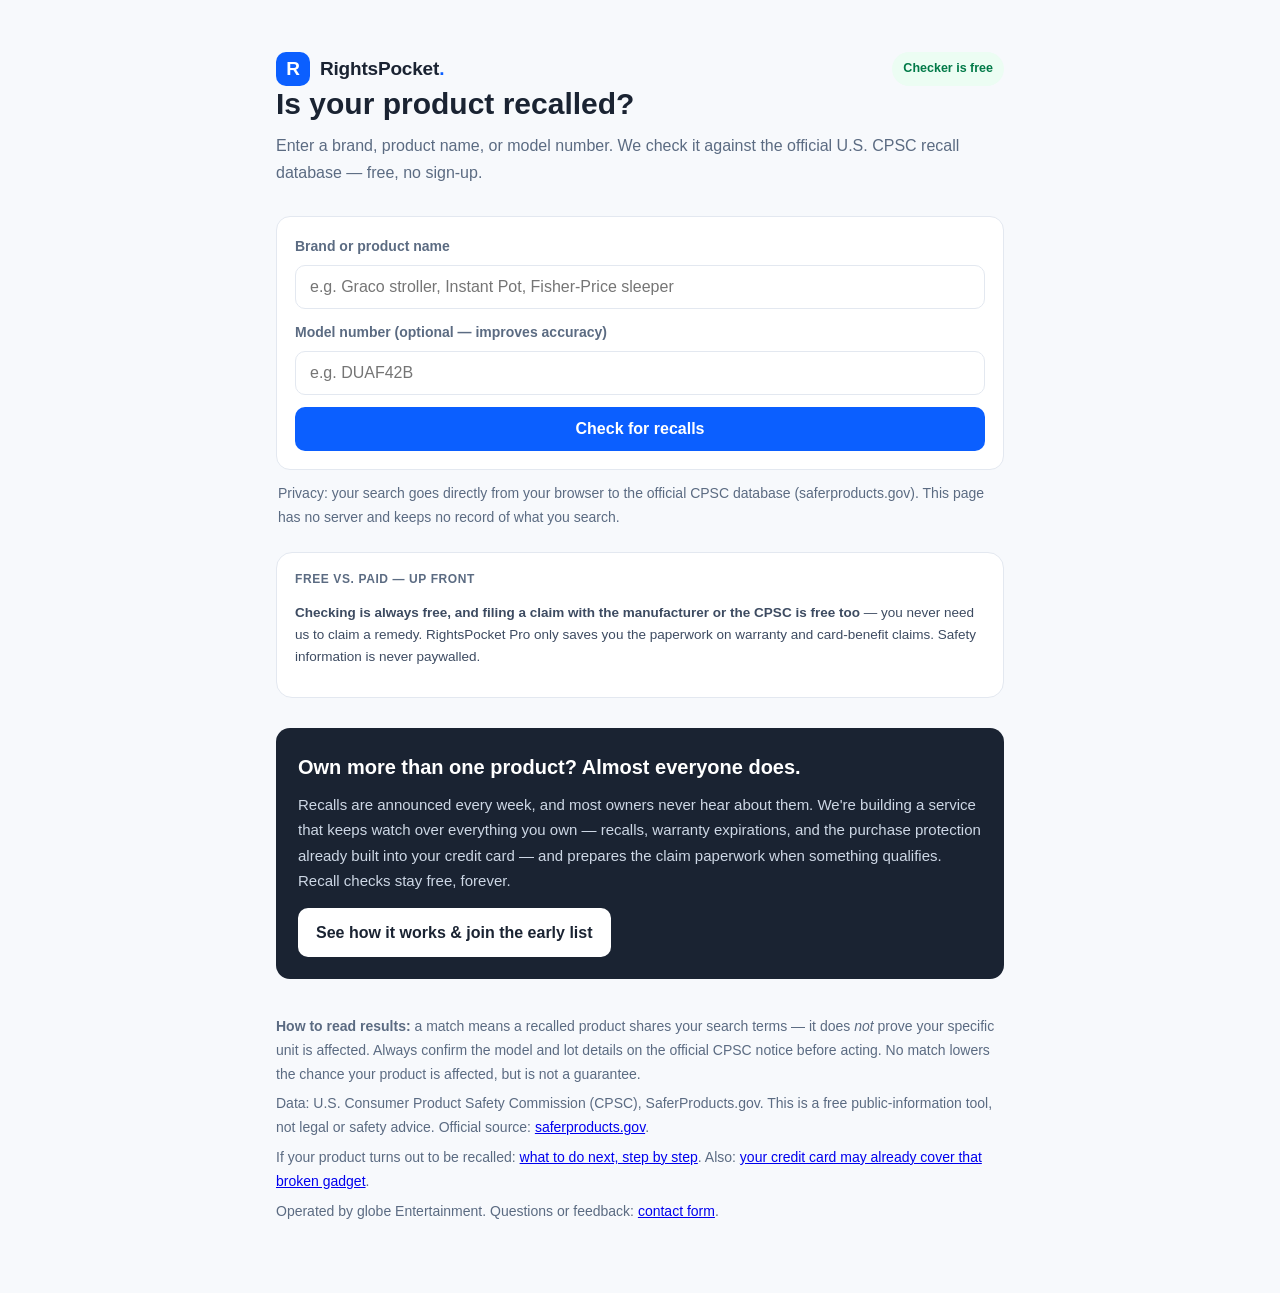
<file: index.html>
<!DOCTYPE html>
<html lang="en">
<head>
<meta charset="UTF-8">
<meta name="viewport" content="width=device-width, initial-scale=1.0">
<title>Is your product recalled? — Free CPSC recall checker</title>
<meta name="description" content="Free tool: check whether a product you own is under a U.S. CPSC recall. Searches the official CPSC recall database. Your searches are not stored.">
<link rel="stylesheet" href="/styles.css">
<link rel="icon" href="data:image/svg+xml,%3Csvg xmlns='http://www.w3.org/2000/svg' viewBox='0 0 64 64'%3E%3Crect width='64' height='64' rx='14' fill='%230b5fff'/%3E%3Ctext x='32' y='43' font-size='34' font-family='Arial' font-weight='bold' fill='white' text-anchor='middle'%3ER%3C/text%3E%3C/svg%3E">
<meta property="og:type" content="website">
<meta property="og:title" content="Is your product recalled? — Free CPSC recall checker">
<meta property="og:description" content="Free tool: check whether a product you own is under a U.S. CPSC recall. Searches the official CPSC recall database. Your searches are not stored.">
<meta property="og:image" content="https://rightspocket.globe-ent.com/og.png">
<meta name="twitter:card" content="summary_large_image">
<meta property="og:url" content="https://rightspocket.globe-ent.com/">
<link rel="canonical" href="https://rightspocket.globe-ent.com/">
<script type="application/ld+json">
{"@context":"https://schema.org","@type":"WebApplication","name":"RightsPocket Recall Checker","url":"https://rightspocket.globe-ent.com/","applicationCategory":"UtilitiesApplication","operatingSystem":"Web","offers":{"@type":"Offer","price":"0","priceCurrency":"USD"},"provider":{"@type":"Organization","name":"globe Entertainment"},"description":"Free tool: check whether a product you own is under a U.S. CPSC recall. Searches the official CPSC recall database. Your searches are not stored."}
</script>
</head>
<body class="page-checker">
<div class="wrap">
  <header>
    <div class="topbar"><span class="mark">R</span><span class="brandline">RightsPocket<span>.</span></span><span class="freepill">Checker is free</span></div>
    <h1>Is your product recalled?</h1>
    <p class="sub">Enter a brand, product name, or model number. We check it against the official U.S. CPSC recall database — free, no sign-up.</p>
  </header>

  <form class="search" id="searchForm">
    <div>
      <label for="q">Brand or product name</label>
      <input type="text" id="q" placeholder="e.g. Graco stroller, Instant Pot, Fisher-Price sleeper" autocomplete="off" required>
    </div>
    <div>
      <label for="model">Model number (optional — improves accuracy)</label>
      <input type="text" id="model" placeholder="e.g. DUAF42B" autocomplete="off">
    </div>
    <button type="submit" id="go">Check for recalls</button>
  </form>
  <p class="privacy">Privacy: your search goes directly from your browser to the official CPSC database (saferproducts.gov). This page has no server and keeps no record of what you search.</p>

  <div class="status" id="status" role="status" aria-live="polite"></div>
  <div id="results"></div>

  <div class="freepaid">
    <div class="freepaid-t">Free vs. paid — up front</div>
    <p><b>Checking is always free, and filing a claim with the manufacturer or the CPSC is free too</b> — you never need us to claim a remedy. RightsPocket Pro only saves you the paperwork on warranty and card-benefit claims. Safety information is never paywalled.</p>
  </div>

  <div class="cta">
    <h2>Own more than one product? Almost everyone does.</h2>
    <p>Recalls are announced every week, and most owners never hear about them. We're building a service that keeps watch over everything you own — recalls, warranty expirations, and the purchase protection already built into your credit card — and prepares the claim paperwork when something qualifies. Recall checks stay free, forever.</p>
    <a href="landing.html">See how it works &amp; join the early list</a>
  </div>

  <footer>
    <p><b>How to read results:</b> a match means a recalled product shares your search terms — it does <i>not</i> prove your specific unit is affected. Always confirm the model and lot details on the official CPSC notice before acting. No match lowers the chance your product is affected, but is not a guarantee.</p>
    <p>Data: U.S. Consumer Product Safety Commission (CPSC), SaferProducts.gov. This is a free public-information tool, not legal or safety advice. Official source: <a href="https://www.saferproducts.gov" target="_blank" rel="noopener">saferproducts.gov</a>.</p>
    <p>If your product turns out to be recalled: <a href="/recalled-product-what-to-do.html">what to do next, step by step</a>. Also: <a href="/card-purchase-protection-extended-warranty.html">your credit card may already cover that broken gadget</a>.</p>
    <p>Operated by globe Entertainment. Questions or feedback: <a href="https://docs.google.com/forms/d/e/1FAIpQLScHJyENpIfyE8nkQppL0ktPhJxhTMZu63Hm-sMLJLQFuC93IA/viewform" target="_blank" rel="noopener">contact form</a>.</p>
  </footer>
</div>

<script>
(function(){
  var API = 'https://www.saferproducts.gov/RestWebServices/Recall?format=json&RecallTitle=';
  var form = document.getElementById('searchForm');
  var statusEl = document.getElementById('status');
  var resultsEl = document.getElementById('results');
  var btn = document.getElementById('go');

  function esc(s){ return String(s||'').replace(/[&<>"']/g, function(c){ return {'&':'&amp;','<':'&lt;','>':'&gt;','"':'&quot;',"'":'&#39;'}[c]; }); }
  function tokens(s){ return String(s||'').toLowerCase().split(/[^a-z0-9]+/).filter(function(t){ return t.length >= 3; }); }

  function fetchTitle(term){
    return fetch(API + encodeURIComponent(term)).then(function(r){
      if(!r.ok) throw new Error('CPSC API error ' + r.status);
      return r.json();
    }).catch(function(){ return []; });
  }

  function score(recall, qTokens, qPhrase, model){
    var hayTitle = (recall.Title||'').toLowerCase();
    var hayProd = '';
    (recall.Products||[]).forEach(function(p){ hayProd += ' ' + (p.Name||'') + ' ' + (p.Model||'') + ' ' + (p.Description||''); });
    var hay = (hayTitle + ' ' + hayProd + ' ' + (recall.Description||'')).toLowerCase();
    var s = 0, matched = 0;
    qTokens.forEach(function(t){ if(hay.indexOf(t) !== -1){ matched++; } });
    if(qTokens.length){ s += (matched / qTokens.length) * 60; }
    if(matched === qTokens.length && matched >= 1){ s += 20; } /* every search word found -> strong */
    if(qPhrase && hayTitle.indexOf(qPhrase) !== -1) s += 25;
    if(qPhrase && (hayProd.toLowerCase().indexOf(qPhrase) !== -1)) s += 15;
    var modelHit = false;
    if(model){
      var m = model.toLowerCase().replace(/\s+/g,'');
      (recall.Products||[]).forEach(function(p){
        if((p.Model||'').toLowerCase().replace(/\s+/g,'') === m && m) modelHit = true;
      });
      if(hay.replace(/\s+/g,'').indexOf(m) !== -1) modelHit = true;
      if(modelHit) s += 45;
    }
    return { score: s, modelHit: modelHit };
  }

  function renderEmpty(q){
    resultsEl.innerHTML = '';
    var d = document.createElement('div');
    d.className = 'clear';
    d.innerHTML = '<b>No matching recalls found</b> for &ldquo;' + esc(q) + '&rdquo; in the CPSC database. That\'s a good sign — but it isn\'t a guarantee. If you still have concerns, check the manufacturer\'s own recall page.';
    resultsEl.appendChild(d);
  }

  function unitsText(r){
    var m = String(r.Description||'').match(/about\s+([\d,.]+)\s*(million|thousand)?\s+units/i) || String(r.Description||'').match(/([\d,]{3,})\s+units/i);
    if(!m) return '';
    var num = m[1].replace(/,/g,'');
    if(m[2] && m[2].toLowerCase()==='million'){ return m[1] + 'M'; }
    if(m[2] && m[2].toLowerCase()==='thousand'){ return m[1] + 'K'; }
    var n = parseInt(num, 10);
    if(!isNaN(n) && n >= 1000000){ return (Math.round(n/100000)/10) + 'M'; }
    if(!isNaN(n) && n >= 10000){ return (Math.round(n/100)/10) + 'K'; }
    return m[1];
  }
  function hasFreeRemedy(r){
    var txt = ((r.Remedies||[]).map(function(x){return x.Name||'';}).join(' ') + ' ' +
      (r.RemedyOptions||[]).map(function(o){return o.Option||'';}).join(' ') + ' ' +
      String(r.Description||'').slice(0, 600)).toLowerCase();
    return /\bfree\b/.test(txt);
  }
  function fieldsOf(r){
    return {
      date: (r.RecallDate||'').slice(0,10),
      hazard: (r.Hazards && r.Hazards[0] && r.Hazards[0].Name) || '',
      remedy: (r.Remedies && r.Remedies[0] && r.Remedies[0].Name) || '',
      options: (r.RemedyOptions||[]).map(function(o){ return o.Option; }).filter(Boolean).join(', '),
      prodNames: (r.Products||[]).map(function(p){ return p.Name; }).filter(Boolean).join('; ')
    };
  }

  function render(list){
    resultsEl.innerHTML = '';
    var steps = document.createElement('div');
    steps.className = 'steps';
    steps.innerHTML = '<b>1&nbsp;Search</b> &rarr; <b>2&nbsp;Verdict</b> &rarr; 3&nbsp;Your remedy';
    resultsEl.appendChild(steps);

    var top = list[0], r = top.recall, sc = top.sc, f = fieldsOf(r);
    var strong = sc.score >= 70;
    var units = unitsText(r);

    var hero = document.createElement('div');
    hero.className = 'verdict';
    hero.innerHTML =
      '<div class="badges">' +
        (strong ? '<span class="badge found">● Recall found</span><span class="badge strong">Strong match</span>'
                : '<span class="badge found mid">● Possible match</span>') +
        (hasFreeRemedy(r) ? '<span class="badge freer">Free remedy</span>' : '') +
      '</div>' +
      (units ? '<div class="bignum">' + esc(units) + '<small>units recalled</small></div>'
             : '<div class="bignum">' + list.length + '<small>matching recall' + (list.length>1?'s':'') + '</small></div>') +
      '<div class="vtitle">' + esc(r.Title||'') + '</div>' +
      (f.hazard ? '<p class="vhazard">' + esc(f.hazard) + '</p>' : '');
    resultsEl.appendChild(hero);

    var det = document.createElement('div');
    det.className = 'details';
    det.innerHTML =
      (f.prodNames ? '<div class="drow"><div class="dk">Your unit</div><div class="dv">' + esc(f.prodNames) + '<span>Confirm the model and lot details on the official notice — a match here does not prove your unit is affected.</span></div></div>' : '') +
      (f.remedy ? '<div class="drow"><div class="dk">You can get</div><div class="dv">' + esc(f.remedy) + (f.options ? ' (' + esc(f.options) + ')' : '') + '<span>Official remedy text from the CPSC record, shown as published.</span></div></div>' : '') +
      '<div class="drow"><div class="dk">Record</div><div class="dv">CPSC recall no. ' + esc(r.RecallNumber||'') + '<span>Announced ' + esc(f.date) + ' · Matched against the official U.S. CPSC database.</span></div></div>';
    resultsEl.appendChild(det);

    var act = document.createElement('div');
    act.innerHTML =
      '<a class="primary" href="' + esc(r.URL||'#') + '" target="_blank" rel="noopener">See the official CPSC notice</a>' +
      '<a class="secondarybtn" href="#" id="againBtn">Check another product</a>';
    resultsEl.appendChild(act);
    document.getElementById('againBtn').addEventListener('click', function(ev){
      ev.preventDefault();
      document.getElementById('q').focus();
      window.scrollTo({ top: 0, behavior: 'smooth' });
    });

    list.slice(1).forEach(function(item){
      var rr = item.recall, ff = fieldsOf(rr), ss = item.sc;
      var div = document.createElement('div');
      div.className = 'result ' + (ss.score >= 70 ? 'hit-high' : 'hit-mid');
      div.innerHTML =
        '<div>' + (ss.score >= 70 ? '<span class="badge high">Strong match</span>' : '<span class="badge mid">Possible match</span>') +
        '<span class="meta">Recall announced ' + esc(ff.date) + ' &middot; CPSC recall no. ' + esc(rr.RecallNumber||'') + '</span></div>' +
        '<h3>' + esc(rr.Title||'') + '</h3>' +
        (ff.hazard ? '<div class="field"><b>Risk</b><p>' + esc(ff.hazard) + '</p></div>' : '') +
        (ff.remedy ? '<div class="field"><b>What you can get</b><p>' + esc(ff.remedy) + (ff.options ? ' (' + esc(ff.options) + ')' : '') + '</p></div>' : '') +
        '<div><a class="official" href="' + esc(rr.URL||'#') + '" target="_blank" rel="noopener">Confirm your model on the official CPSC notice</a></div>';
      resultsEl.appendChild(div);
    });
  }

  form.addEventListener('submit', function(ev){
    ev.preventDefault();
    var q = document.getElementById('q').value.trim();
    var model = document.getElementById('model').value.trim();
    if(!q) return;
    btn.disabled = true; btn.textContent = 'Checking the CPSC database…';
    statusEl.textContent = 'Searching official recall records…';
    resultsEl.innerHTML = '';

    var qTokens = tokens(q);
    var queries = [];
    queries.push(fetchTitle(q));
    // Also try the most distinctive single token (usually the brand) to widen recall,
    // then rely on client-side scoring to rank.
    var brand = qTokens.slice().sort(function(a,b){ return b.length - a.length; })[0];
    if(brand && brand.toLowerCase() !== q.toLowerCase()) queries.push(fetchTitle(brand));

    Promise.all(queries).then(function(lists){
      var byId = {};
      lists.forEach(function(l){ (l||[]).forEach(function(r){ if(r && r.RecallID) byId[r.RecallID] = r; }); });
      var all = Object.keys(byId).map(function(k){ return byId[k]; });
      var phrase = q.toLowerCase();
      var scored = all.map(function(r){ return { recall: r, sc: score(r, qTokens, phrase, model) }; })
        .filter(function(x){ return x.sc.score >= 35; })
        .sort(function(a,b){ return (b.sc.score - a.sc.score) || String(b.recall.RecallDate).localeCompare(String(a.recall.RecallDate)); })
        .slice(0, 10);
      if(scored.length){
        statusEl.textContent = 'Found ' + scored.length + ' recall' + (scored.length>1?'s':'') + ' matching your search. Check the model details on the official notice.';
        render(scored);
      } else {
        statusEl.textContent = '';
        renderEmpty(q);
      }
      btn.disabled = false; btn.textContent = 'Check for recalls';
    }).catch(function(){
      statusEl.textContent = 'The CPSC database could not be reached just now. Please try again in a moment, or search directly at saferproducts.gov.';
      btn.disabled = false; btn.textContent = 'Check for recalls';
    });
  });
})();
</script>
</body>
</html>
</file>
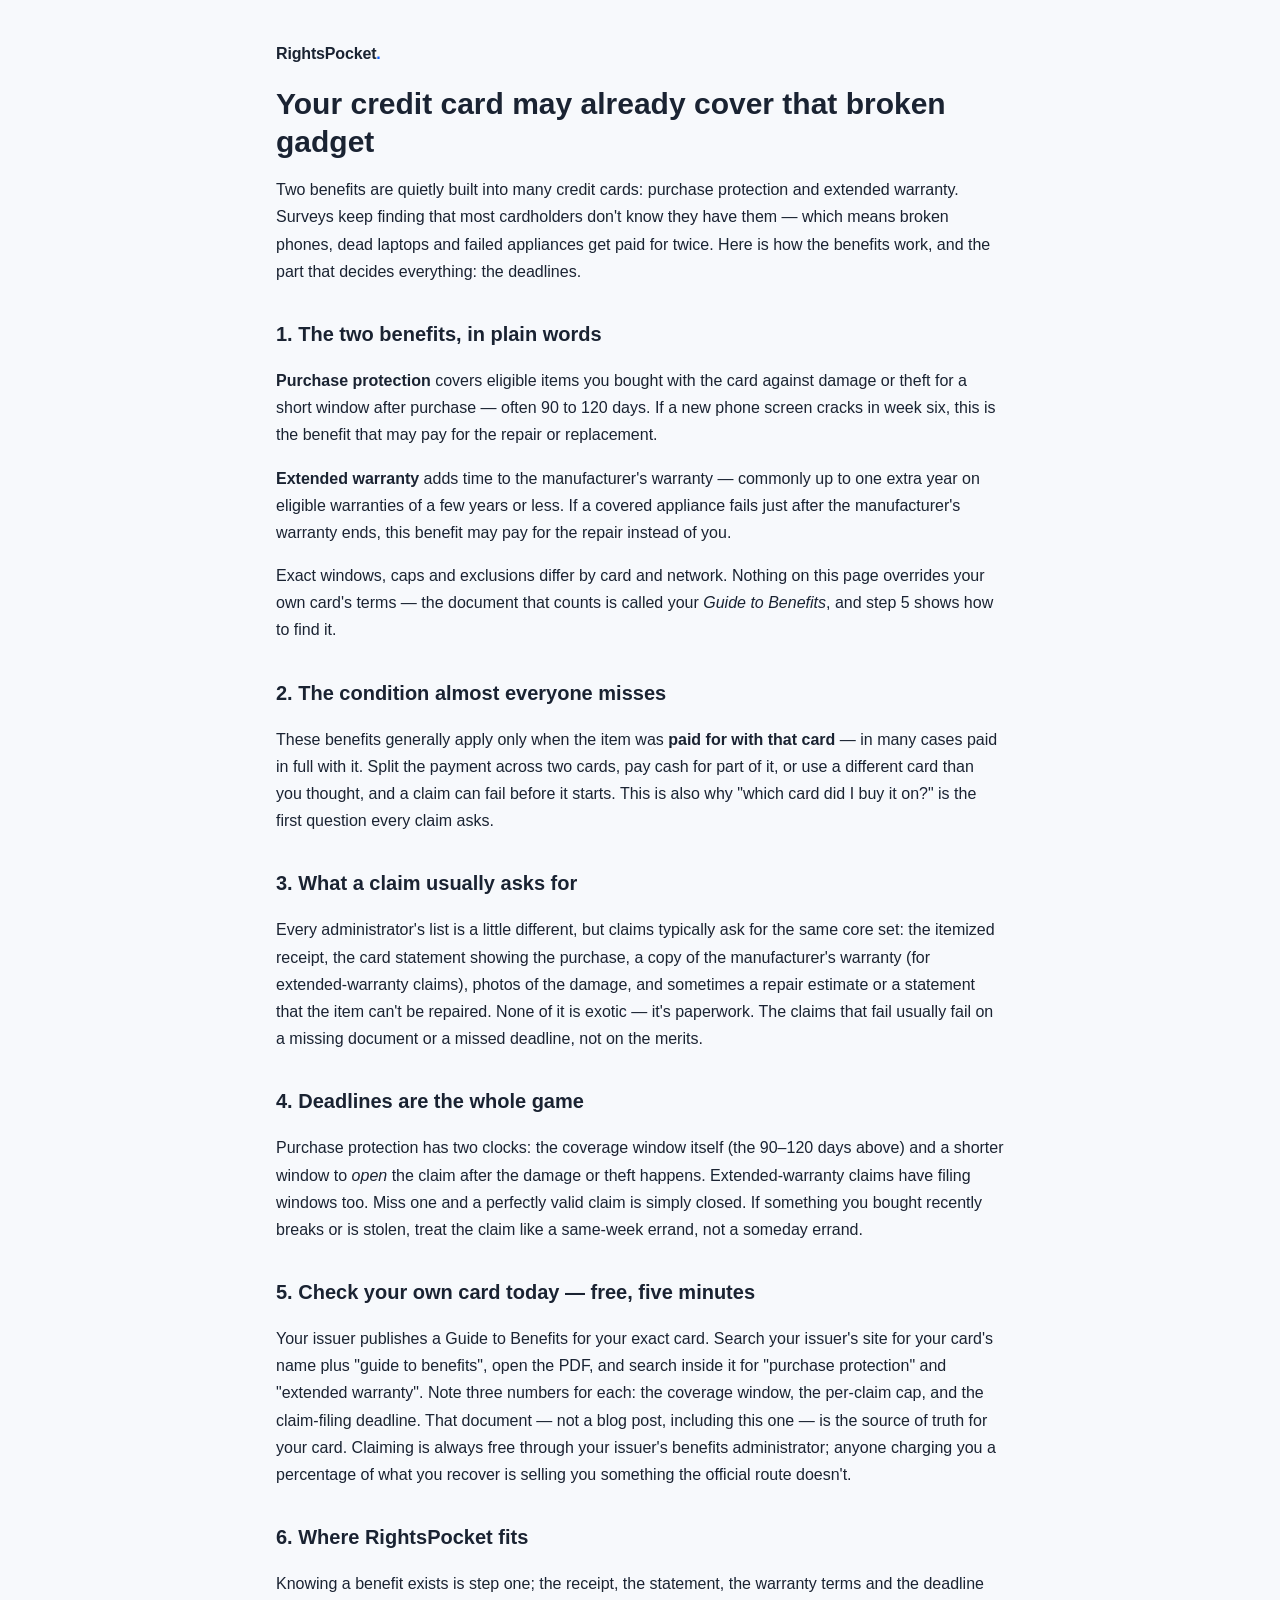
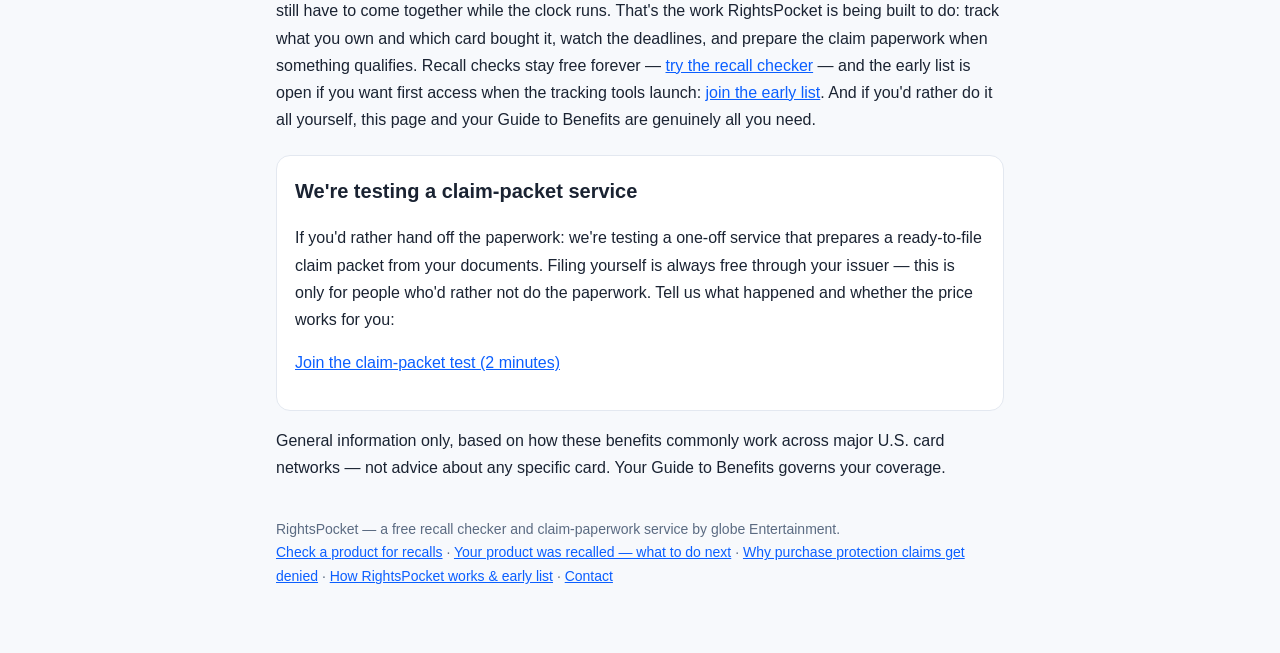
<file: card-purchase-protection-extended-warranty.html>
<!doctype html>
<html lang="en">
<head>
<meta charset="utf-8">
<meta name="viewport" content="width=device-width, initial-scale=1">
<title>Your credit card may already cover that broken gadget — RightsPocket</title>
<meta name="description" content="Purchase protection and extended warranty are built into many credit cards — and most people never claim them. What they cover, the deadlines that decide everything, and how to check your own card for free.">
<link rel="canonical" href="https://rightspocket.globe-ent.com/card-purchase-protection-extended-warranty.html">
<link rel="icon" href="data:image/svg+xml,%3Csvg xmlns='http://www.w3.org/2000/svg' viewBox='0 0 64 64'%3E%3Crect width='64' height='64' rx='14' fill='%230b5fff'/%3E%3Ctext x='32' y='44' font-family='Arial,sans-serif' font-size='34' font-weight='700' fill='white' text-anchor='middle'%3ER%3C/text%3E%3C/svg%3E">
<meta property="og:type" content="article">
<meta property="og:site_name" content="RightsPocket">
<meta property="og:title" content="Your credit card may already cover that broken gadget">
<meta property="og:description" content="Purchase protection and extended warranty are built into many credit cards — and most people never claim them. What they cover, and the deadlines that decide everything.">
<meta property="og:url" content="https://rightspocket.globe-ent.com/card-purchase-protection-extended-warranty.html">
<meta property="og:image" content="https://rightspocket.globe-ent.com/og.png">
<meta name="twitter:card" content="summary_large_image">
<link rel="stylesheet" href="/styles.css">
</head>
<body class="page-guide">
<div class="wrap">
  <p class="brandline"><a href="index.html">RightsPocket<span class="dot">.</span></a></p>

  <h1>Your credit card may already cover that broken gadget</h1>
  <p class="lede">Two benefits are quietly built into many credit cards: purchase protection and extended warranty. Surveys keep finding that most cardholders don't know they have them — which means broken phones, dead laptops and failed appliances get paid for twice. Here is how the benefits work, and the part that decides everything: the deadlines.</p>

  <h2>1. The two benefits, in plain words</h2>
  <p><strong>Purchase protection</strong> covers eligible items you bought with the card against damage or theft for a short window after purchase — often 90 to 120 days. If a new phone screen cracks in week six, this is the benefit that may pay for the repair or replacement.</p>
  <p><strong>Extended warranty</strong> adds time to the manufacturer's warranty — commonly up to one extra year on eligible warranties of a few years or less. If a covered appliance fails just after the manufacturer's warranty ends, this benefit may pay for the repair instead of you.</p>
  <p>Exact windows, caps and exclusions differ by card and network. Nothing on this page overrides your own card's terms — the document that counts is called your <em>Guide to Benefits</em>, and step 5 shows how to find it.</p>

  <h2>2. The condition almost everyone misses</h2>
  <p>These benefits generally apply only when the item was <strong>paid for with that card</strong> — in many cases paid in full with it. Split the payment across two cards, pay cash for part of it, or use a different card than you thought, and a claim can fail before it starts. This is also why "which card did I buy it on?" is the first question every claim asks.</p>

  <h2>3. What a claim usually asks for</h2>
  <p>Every administrator's list is a little different, but claims typically ask for the same core set: the itemized receipt, the card statement showing the purchase, a copy of the manufacturer's warranty (for extended-warranty claims), photos of the damage, and sometimes a repair estimate or a statement that the item can't be repaired. None of it is exotic — it's paperwork. The claims that fail usually fail on a missing document or a missed deadline, not on the merits.</p>

  <h2>4. Deadlines are the whole game</h2>
  <p>Purchase protection has two clocks: the coverage window itself (the 90–120 days above) and a shorter window to <em>open</em> the claim after the damage or theft happens. Extended-warranty claims have filing windows too. Miss one and a perfectly valid claim is simply closed. If something you bought recently breaks or is stolen, treat the claim like a same-week errand, not a someday errand.</p>

  <h2>5. Check your own card today — free, five minutes</h2>
  <p>Your issuer publishes a Guide to Benefits for your exact card. Search your issuer's site for your card's name plus "guide to benefits", open the PDF, and search inside it for "purchase protection" and "extended warranty". Note three numbers for each: the coverage window, the per-claim cap, and the claim-filing deadline. That document — not a blog post, including this one — is the source of truth for your card. Claiming is always free through your issuer's benefits administrator; anyone charging you a percentage of what you recover is selling you something the official route doesn't.</p>

  <h2>6. Where RightsPocket fits</h2>
  <p>Knowing a benefit exists is step one; the receipt, the statement, the warranty terms and the deadline still have to come together while the clock runs. That's the work RightsPocket is being built to do: track what you own and which card bought it, watch the deadlines, and prepare the claim paperwork when something qualifies. Recall checks stay free forever — <a href="index.html">try the recall checker</a> — and the early list is open if you want first access when the tracking tools launch: <a href="landing.html">join the early list</a>. And if you'd rather do it all yourself, this page and your Guide to Benefits are genuinely all you need.</p>

  <div class="card">
    <h2>We're testing a claim-packet service</h2>
    <p>If you'd rather hand off the paperwork: we're testing a one-off service that prepares a ready-to-file claim packet from your documents. Filing yourself is always free through your issuer — this is only for people who'd rather not do the paperwork. Tell us what happened and whether the price works for you:</p>
    <p><a href="https://docs.google.com/forms/d/e/1FAIpQLSfwLv309FetvUHGqqLSSIMZPaLuR51_P292VpjsSBbIvVEdMg/viewform" target="_blank" rel="noopener">Join the claim-packet test (2 minutes)</a></p>
  </div>

  <p class="src">General information only, based on how these benefits commonly work across major U.S. card networks — not advice about any specific card. Your Guide to Benefits governs your coverage.</p>

  <footer>
    RightsPocket — a free recall checker and claim-paperwork service by globe Entertainment.<br>
    <a href="index.html">Check a product for recalls</a> · <a href="recalled-product-what-to-do.html">Your product was recalled — what to do next</a> · <a href="why-purchase-protection-claims-get-denied.html">Why purchase protection claims get denied</a> · <a href="landing.html">How RightsPocket works &amp; early list</a> · <a href="https://docs.google.com/forms/d/e/1FAIpQLScHJyENpIfyE8nkQppL0ktPhJxhTMZu63Hm-sMLJLQFuC93IA/viewform" target="_blank" rel="noopener">Contact</a>
  </footer>
</div>
</body>
</html>
</file>
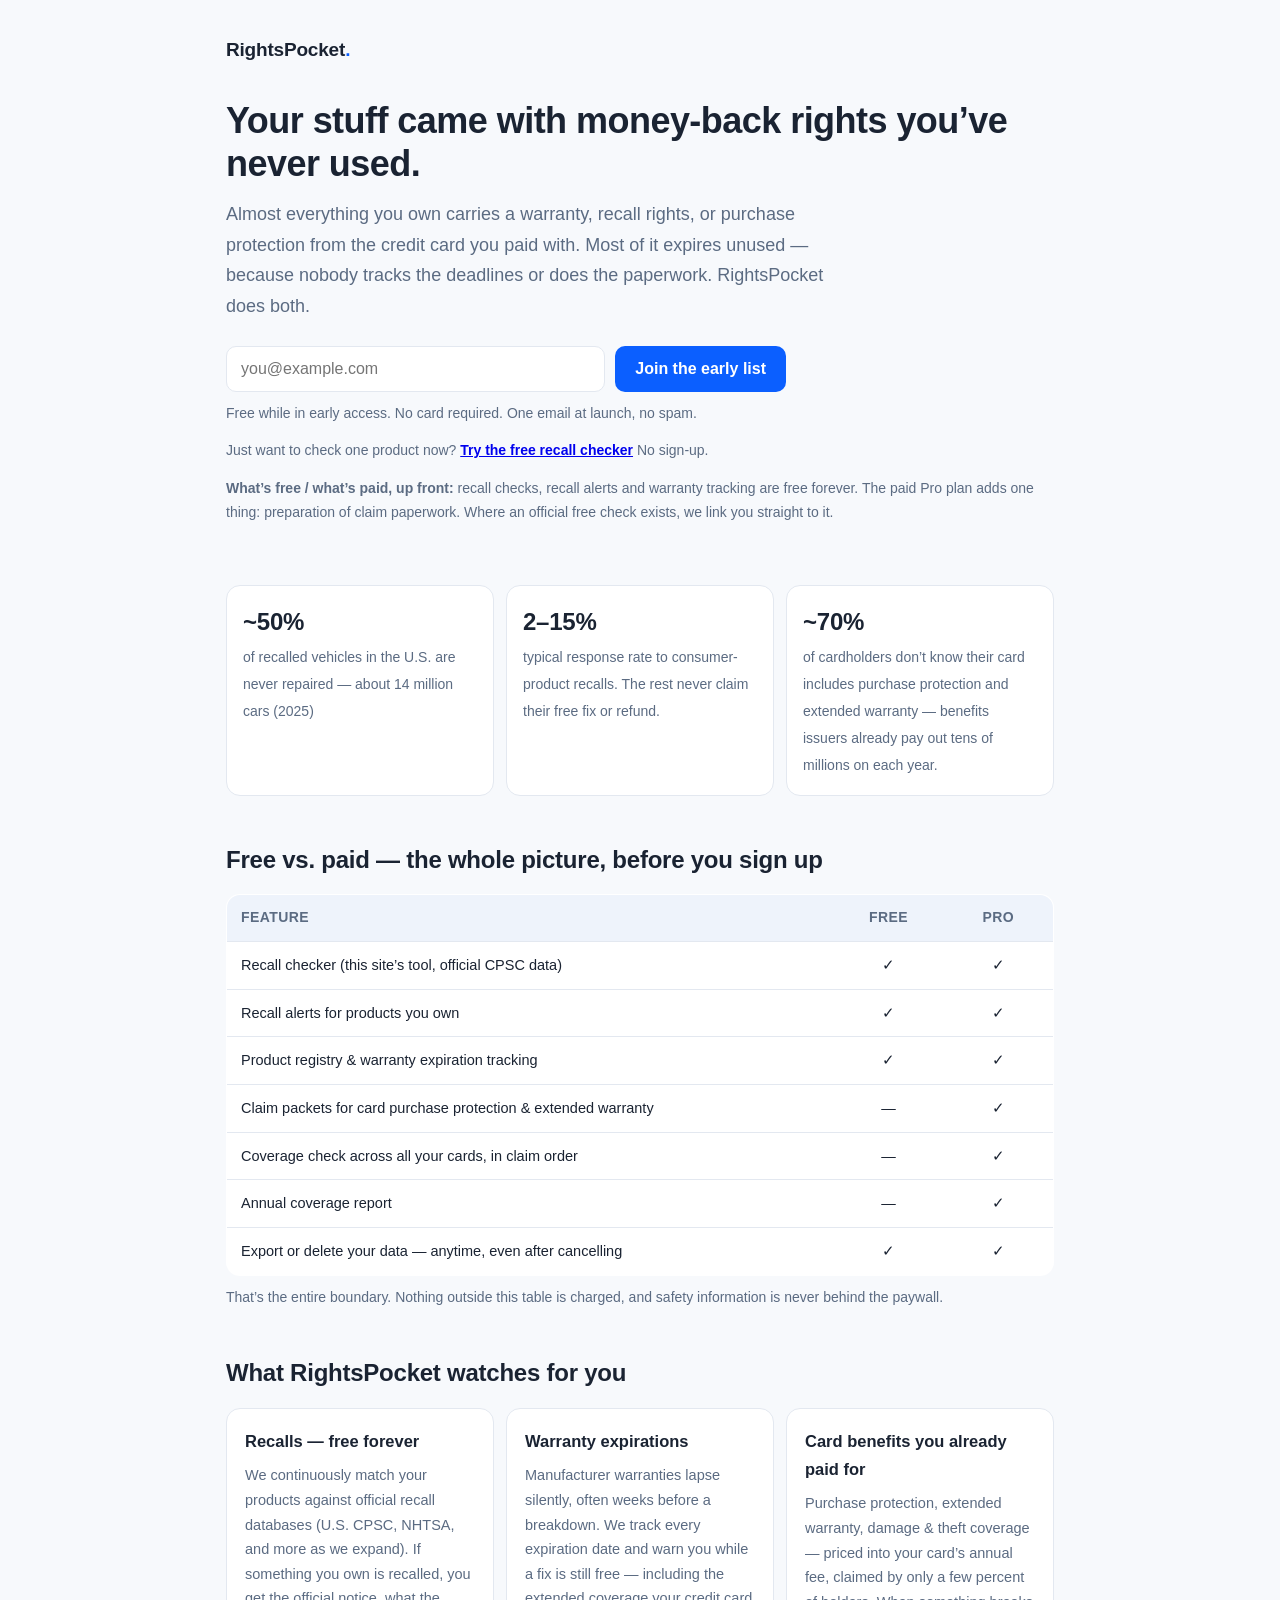
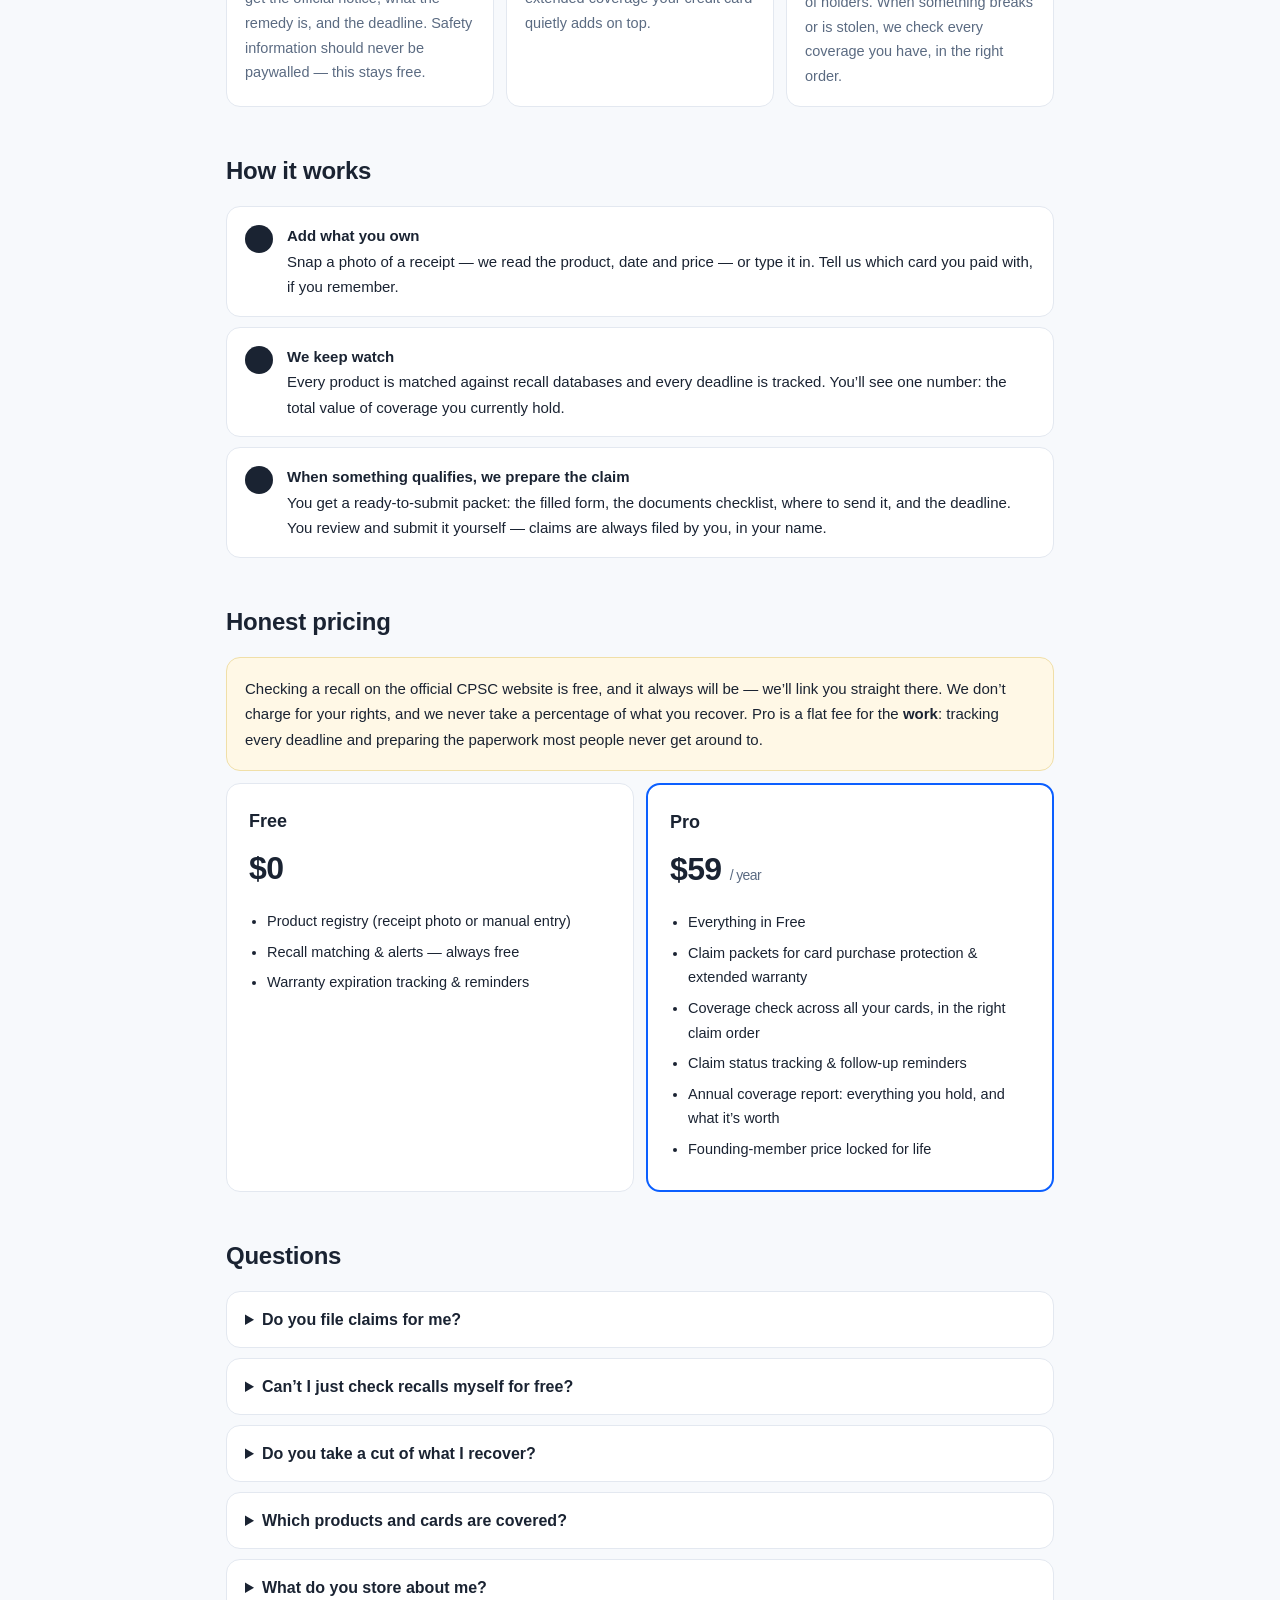
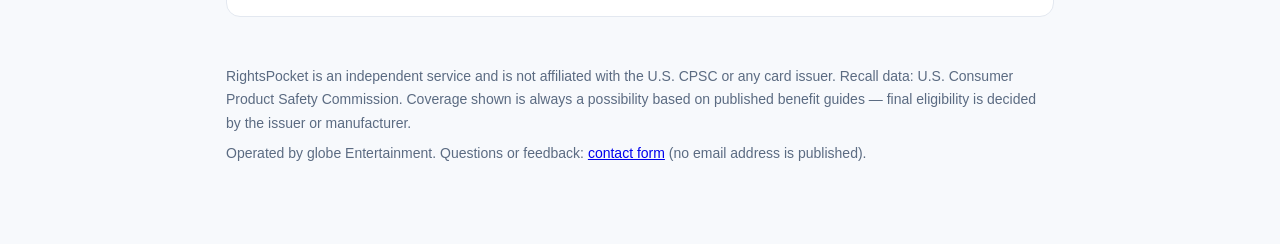
<file: landing.html>
<!DOCTYPE html>
<html lang="en">
<head>
<meta charset="UTF-8">
<meta name="viewport" content="width=device-width, initial-scale=1.0">
<title>RightsPocket — The warranties, recalls and card benefits you already own, finally working for you</title>
<meta name="description" content="RightsPocket watches everything you own for recalls and warranty expirations, and prepares claim paperwork for the purchase protection built into your credit card. Recall checks are free forever.">
<!--
  LANDING VALIDATION BUILD (internal draft)
  - Hero variant: ?v=money (default, angle A) | ?v=safety (angle B)
  - Price variant: ?price=49 | 59 (default) | 79  -> sets Pro price + hidden form fields
  - UTM params (utm_source/medium/campaign) are captured into hidden fields automatically.
  - FORM ENDPOINT: Google Forms (business account) formResponse, submitted via fetch
    (no-cors) by the script at the bottom; the form tag's action + entry.* input names
    are the no-JS fallback (native submit lands on Google's confirmation page).
    Switched from FormSubmit on 2026-11-06 after 3x Error 522 outages on 2026-11-05.
    After submit, the script redirects to ?joined=1 which shows the done box.
    To change the backend again, replace FORM_ENDPOINT and the entry.* names in one place each.
  - Brand name "RightsPocket" DECIDED 2026-11-05 (chosen by Muse at the user's request, on global-acceptability grounds). Domain rightspocket.com pending registration.
-->
<link rel="stylesheet" href="/styles.css">
<link rel="icon" href="data:image/svg+xml,%3Csvg xmlns='http://www.w3.org/2000/svg' viewBox='0 0 64 64'%3E%3Crect width='64' height='64' rx='14' fill='%230b5fff'/%3E%3Ctext x='32' y='43' font-size='34' font-family='Arial' font-weight='bold' fill='white' text-anchor='middle'%3ER%3C/text%3E%3C/svg%3E">
<meta property="og:type" content="website">
<meta property="og:title" content="RightsPocket — The warranties, recalls and card benefits you already own, finally working for you">
<meta property="og:description" content="RightsPocket watches everything you own for recalls and warranty expirations, and prepares claim paperwork for the purchase protection built into your credit card. Recall checks are free forever.">
<meta property="og:image" content="https://rightspocket.globe-ent.com/og.png">
<meta name="twitter:card" content="summary_large_image">
<meta property="og:url" content="https://rightspocket.globe-ent.com/landing.html">
<link rel="canonical" href="https://rightspocket.globe-ent.com/landing.html">
<script type="application/ld+json">
{"@context":"https://schema.org","@type":"FAQPage","mainEntity":[
{"@type":"Question","name":"Do you file claims for me?","acceptedAnswer":{"@type":"Answer","text":"No — and that's deliberate. Claims involve statements only you can make about your own property, so you always review and submit yourself. We remove everything around that step: finding the right coverage, the right form, the right documents, and the deadline."}},
{"@type":"Question","name":"Can't I just check recalls myself for free?","acceptedAnswer":{"@type":"Answer","text":"Yes — saferproducts.gov is free and we link to it. What's hard is doing it for every product you own, every week, forever, plus tracking warranty dates and card benefit terms that change quietly. That ongoing work is what you pay for."}},
{"@type":"Question","name":"Do you take a cut of what I recover?","acceptedAnswer":{"@type":"Answer","text":"Never. Flat subscription, no success fees. Your recovery is 100% yours."}},
{"@type":"Question","name":"Which products and cards are covered?","acceptedAnswer":{"@type":"Answer","text":"Early access starts with U.S. consumer products (CPSC) and vehicles (NHTSA), and the major U.S. credit cards' benefit guides. More countries and databases follow — that's the roadmap, driven by what members ask for."}},
{"@type":"Question","name":"What do you store about me?","acceptedAnswer":{"@type":"Answer","text":"Only your product list and the details needed to prepare claims. No bank logins, no card numbers — you tell us which card you used, never its number. Your list is yours: export it in full at any time, whether or not you ever pay, and it stays exportable if you cancel. Delete everything whenever you like."}}
]}
</script>
</head>
<body class="page-landing">
<div class="wrap">
  <div class="brand">RightsPocket<span>.</span></div>

  <div class="hero">
    <!-- Angle A (money) — default -->
    <h1 id="headlineA">Your stuff came with money-back rights you&rsquo;ve never used.</h1>
    <!-- Angle B (safety) — shown when ?v=safety -->
    <h1 id="headlineB" style="display:none">Most recalled products are never returned — their owners simply never hear about them.</h1>
    <p class="lede" id="ledeA">Almost everything you own carries a warranty, recall rights, or purchase protection from the credit card you paid with. Most of it expires unused — because nobody tracks the deadlines or does the paperwork. RightsPocket does both.</p>
    <p class="lede" id="ledeB" style="display:none">About half of recalled cars are never repaired, and most recalled household products are never returned — usually because the owner never heard. RightsPocket watches everything you own against official recall databases, so you hear about it the week it happens, not never.</p>

    <form class="lead" id="leadForm" method="post" action="https://docs.google.com/forms/d/e/1FAIpQLSfIlwYD3v3Y9KRUBzka0VQzkPMfSRa4R4TzxRtUUD6P5-RRYw/formResponse">
      <input type="email" name="entry.1419395939" id="email" placeholder="you@example.com" required aria-label="Email address">
      <button type="submit">Join the early list</button>
      <input type="hidden" name="entry.207806881" id="fVariant" value="money">
      <input type="hidden" name="entry.1936605984" id="fPrice" value="59">
      <input type="hidden" name="entry.883978392" id="fUtmSource" value="">
      <input type="hidden" name="entry.1224998120" id="fUtmMedium" value="">
      <input type="hidden" name="entry.304831880" id="fUtmCampaign" value="">
    </form>
    <div class="done" id="doneBox"><b>You&rsquo;re on the list.</b> We&rsquo;ll email you when early access opens — and your founding-member price (<span class="proPriceLabel">$59</span>/year) is locked in.</div>
    <p class="fine">Free while in early access. No card required. One email at launch, no spam.</p>
    <p class="fine" id="trycheck">Just want to check one product now? <a href="index.html"><b>Try the free recall checker</b></a> No sign-up.</p>
    <p class="fine"><b>What&rsquo;s free / what&rsquo;s paid, up front:</b> recall checks, recall alerts and warranty tracking are free forever. The paid Pro plan adds one thing: preparation of claim paperwork. Where an official free check exists, we link you straight to it.</p>
  </div>

  <div class="stats">
    <div class="stat"><b>~50%</b><span>of recalled vehicles in the U.S. are never repaired — about 14 million cars (2025)</span></div>
    <div class="stat"><b>2–15%</b><span>typical response rate to consumer-product recalls. The rest never claim their free fix or refund.</span></div>
    <div class="stat"><b>~70%</b><span>of cardholders don&rsquo;t know their card includes purchase protection and extended warranty — benefits issuers already pay out tens of millions on each year.</span></div>
  </div>

  <section>
    <h2>Free vs. paid — the whole picture, before you sign up</h2>
    <table class="scope">
      <thead><tr><th>Feature</th><th class="c">Free</th><th class="c">Pro</th></tr></thead>
      <tbody>
        <tr><td>Recall checker (this site&rsquo;s tool, official CPSC data)</td><td class="c">&#10003;</td><td class="c">&#10003;</td></tr>
        <tr><td>Recall alerts for products you own</td><td class="c">&#10003;</td><td class="c">&#10003;</td></tr>
        <tr><td>Product registry &amp; warranty expiration tracking</td><td class="c">&#10003;</td><td class="c">&#10003;</td></tr>
        <tr><td>Claim packets for card purchase protection &amp; extended warranty</td><td class="c">&mdash;</td><td class="c">&#10003;</td></tr>
        <tr><td>Coverage check across all your cards, in claim order</td><td class="c">&mdash;</td><td class="c">&#10003;</td></tr>
        <tr><td>Annual coverage report</td><td class="c">&mdash;</td><td class="c">&#10003;</td></tr>
        <tr><td>Export or delete your data — anytime, even after cancelling</td><td class="c">&#10003;</td><td class="c">&#10003;</td></tr>
      </tbody>
    </table>
    <p class="fine">That&rsquo;s the entire boundary. Nothing outside this table is charged, and safety information is never behind the paywall.</p>
  </section>

  <section>
    <h2>What RightsPocket watches for you</h2>
    <div class="cols">
      <div class="col">
        <h3>Recalls — free forever</h3>
        <p>We continuously match your products against official recall databases (U.S. CPSC, NHTSA, and more as we expand). If something you own is recalled, you get the official notice, what the remedy is, and the deadline. Safety information should never be paywalled — this stays free.</p>
      </div>
      <div class="col">
        <h3>Warranty expirations</h3>
        <p>Manufacturer warranties lapse silently, often weeks before a breakdown. We track every expiration date and warn you while a fix is still free — including the extended coverage your credit card quietly adds on top.</p>
      </div>
      <div class="col">
        <h3>Card benefits you already paid for</h3>
        <p>Purchase protection, extended warranty, damage &amp; theft coverage — priced into your card&rsquo;s annual fee, claimed by only a few percent of holders. When something breaks or is stolen, we check every coverage you have, in the right order.</p>
      </div>
    </div>
  </section>

  <section>
    <h2>How it works</h2>
    <div class="steps">
      <div class="step"><div class="n"></div><p><b>Add what you own</b>Snap a photo of a receipt — we read the product, date and price — or type it in. Tell us which card you paid with, if you remember.</p></div>
      <div class="step"><div class="n"></div><p><b>We keep watch</b>Every product is matched against recall databases and every deadline is tracked. You&rsquo;ll see one number: the total value of coverage you currently hold.</p></div>
      <div class="step"><div class="n"></div><p><b>When something qualifies, we prepare the claim</b>You get a ready-to-submit packet: the filled form, the documents checklist, where to send it, and the deadline. You review and submit it yourself — claims are always filed by you, in your name.</p></div>
    </div>
  </section>

  <section>
    <h2>Honest pricing</h2>
    <div class="honest">
      Checking a recall on the official CPSC website is free, and it always will be — we&rsquo;ll link you straight there. We don&rsquo;t charge for your rights, and we never take a percentage of what you recover. Pro is a flat fee for the <b>work</b>: tracking every deadline and preparing the paperwork most people never get around to.
    </div>
    <div class="plans" style="margin-top:12px">
      <div class="plan">
        <h3>Free</h3>
        <div class="price">$0</div>
        <ul>
          <li>Product registry (receipt photo or manual entry)</li>
          <li>Recall matching &amp; alerts — always free</li>
          <li>Warranty expiration tracking &amp; reminders</li>
        </ul>
      </div>
      <div class="plan pro">
        <h3>Pro</h3>
        <div class="price"><span class="proPriceLabel">$59</span> <small>/ year</small></div>
        <ul>
          <li>Everything in Free</li>
          <li>Claim packets for card purchase protection &amp; extended warranty</li>
          <li>Coverage check across all your cards, in the right claim order</li>
          <li>Claim status tracking &amp; follow-up reminders</li>
          <li>Annual coverage report: everything you hold, and what it&rsquo;s worth</li>
          <li>Founding-member price locked for life</li>
        </ul>
      </div>
    </div>
  </section>

  <section>
    <h2>Questions</h2>
    <details>
      <summary>Do you file claims for me?</summary>
      <p>No — and that&rsquo;s deliberate. Claims involve statements only you can make about your own property, so you always review and submit yourself. We remove everything around that step: finding the right coverage, the right form, the right documents, and the deadline.</p>
    </details>
    <details>
      <summary>Can&rsquo;t I just check recalls myself for free?</summary>
      <p>Yes — saferproducts.gov is free and we link to it. What&rsquo;s hard is doing it for every product you own, every week, forever, plus tracking warranty dates and card benefit terms that change quietly. That ongoing work is what you pay for.</p>
    </details>
    <details>
      <summary>Do you take a cut of what I recover?</summary>
      <p>Never. Flat subscription, no success fees. Your recovery is 100% yours.</p>
    </details>
    <details>
      <summary>Which products and cards are covered?</summary>
      <p>Early access starts with U.S. consumer products (CPSC) and vehicles (NHTSA), and the major U.S. credit cards&rsquo; benefit guides. More countries and databases follow — that&rsquo;s the roadmap, driven by what members ask for.</p>
    </details>
    <details>
      <summary>What do you store about me?</summary>
      <p>Only your product list and the details needed to prepare claims. No bank logins, no card numbers — you tell us which card you used, never its number. Your list is yours: export it in full at any time, whether or not you ever pay, and it stays exportable if you cancel. Delete everything whenever you like.</p>
    </details>
  </section>

  <footer>
    <p>RightsPocket is an independent service and is not affiliated with the U.S. CPSC or any card issuer. Recall data: U.S. Consumer Product Safety Commission. Coverage shown is always a possibility based on published benefit guides — final eligibility is decided by the issuer or manufacturer.</p>
    <p>Operated by globe Entertainment. Questions or feedback: <a href="https://docs.google.com/forms/d/e/1FAIpQLScHJyENpIfyE8nkQppL0ktPhJxhTMZu63Hm-sMLJLQFuC93IA/viewform" target="_blank" rel="noopener">contact form</a> (no email address is published).</p>
  </footer>
</div>

<script>
(function(){
  var params = new URLSearchParams(location.search);
  var variant = params.get('v') === 'safety' ? 'safety' : 'money';
  var price = ['49','59','79'].indexOf(params.get('price')) !== -1 ? params.get('price') : '59';
  if(variant === 'safety'){
    document.getElementById('headlineA').style.display = 'none';
    document.getElementById('ledeA').style.display = 'none';
    document.getElementById('headlineB').style.display = '';
    document.getElementById('ledeB').style.display = '';
  }
  document.querySelectorAll('.proPriceLabel').forEach(function(el){ el.textContent = '$' + price; });
  document.getElementById('fVariant').value = variant;
  document.getElementById('fPrice').value = price;
  ['source','medium','campaign'].forEach(function(k){
    var v = params.get('utm_' + k) || '';
    var el = document.getElementById('fUtm' + k.charAt(0).toUpperCase() + k.slice(1));
    if(el) el.value = v;
  });

  // Submit to Google Forms via fetch (no-cors), then show the done state at ?joined=1.
  var FORM_ENDPOINT = 'https://docs.google.com/forms/d/e/1FAIpQLSfIlwYD3v3Y9KRUBzka0VQzkPMfSRa4R4TzxRtUUD6P5-RRYw/formResponse';
  var leadForm = document.getElementById('leadForm');
  leadForm.addEventListener('submit', function(ev){
    ev.preventDefault();
    var btn = leadForm.querySelector('button');
    if(btn){ btn.disabled = true; btn.textContent = 'Joining\u2026'; }
    var body = new URLSearchParams(new FormData(leadForm)).toString();
    fetch(FORM_ENDPOINT, { method:'POST', mode:'no-cors', headers:{ 'Content-Type':'application/x-www-form-urlencoded' }, body: body })
      .then(finish, finish);
    function finish(){ location.search = '?joined=1'; }
  });

  // After a real submit, the script redirects back with ?joined=1 -> show the done state.
  if(params.get('joined') === '1'){
    document.getElementById('leadForm').style.display = 'none';
    document.querySelector('.fine').style.display = 'none';
    document.getElementById('doneBox').style.display = 'block';
  }
})();
</script>
</body>
</html>
</file>
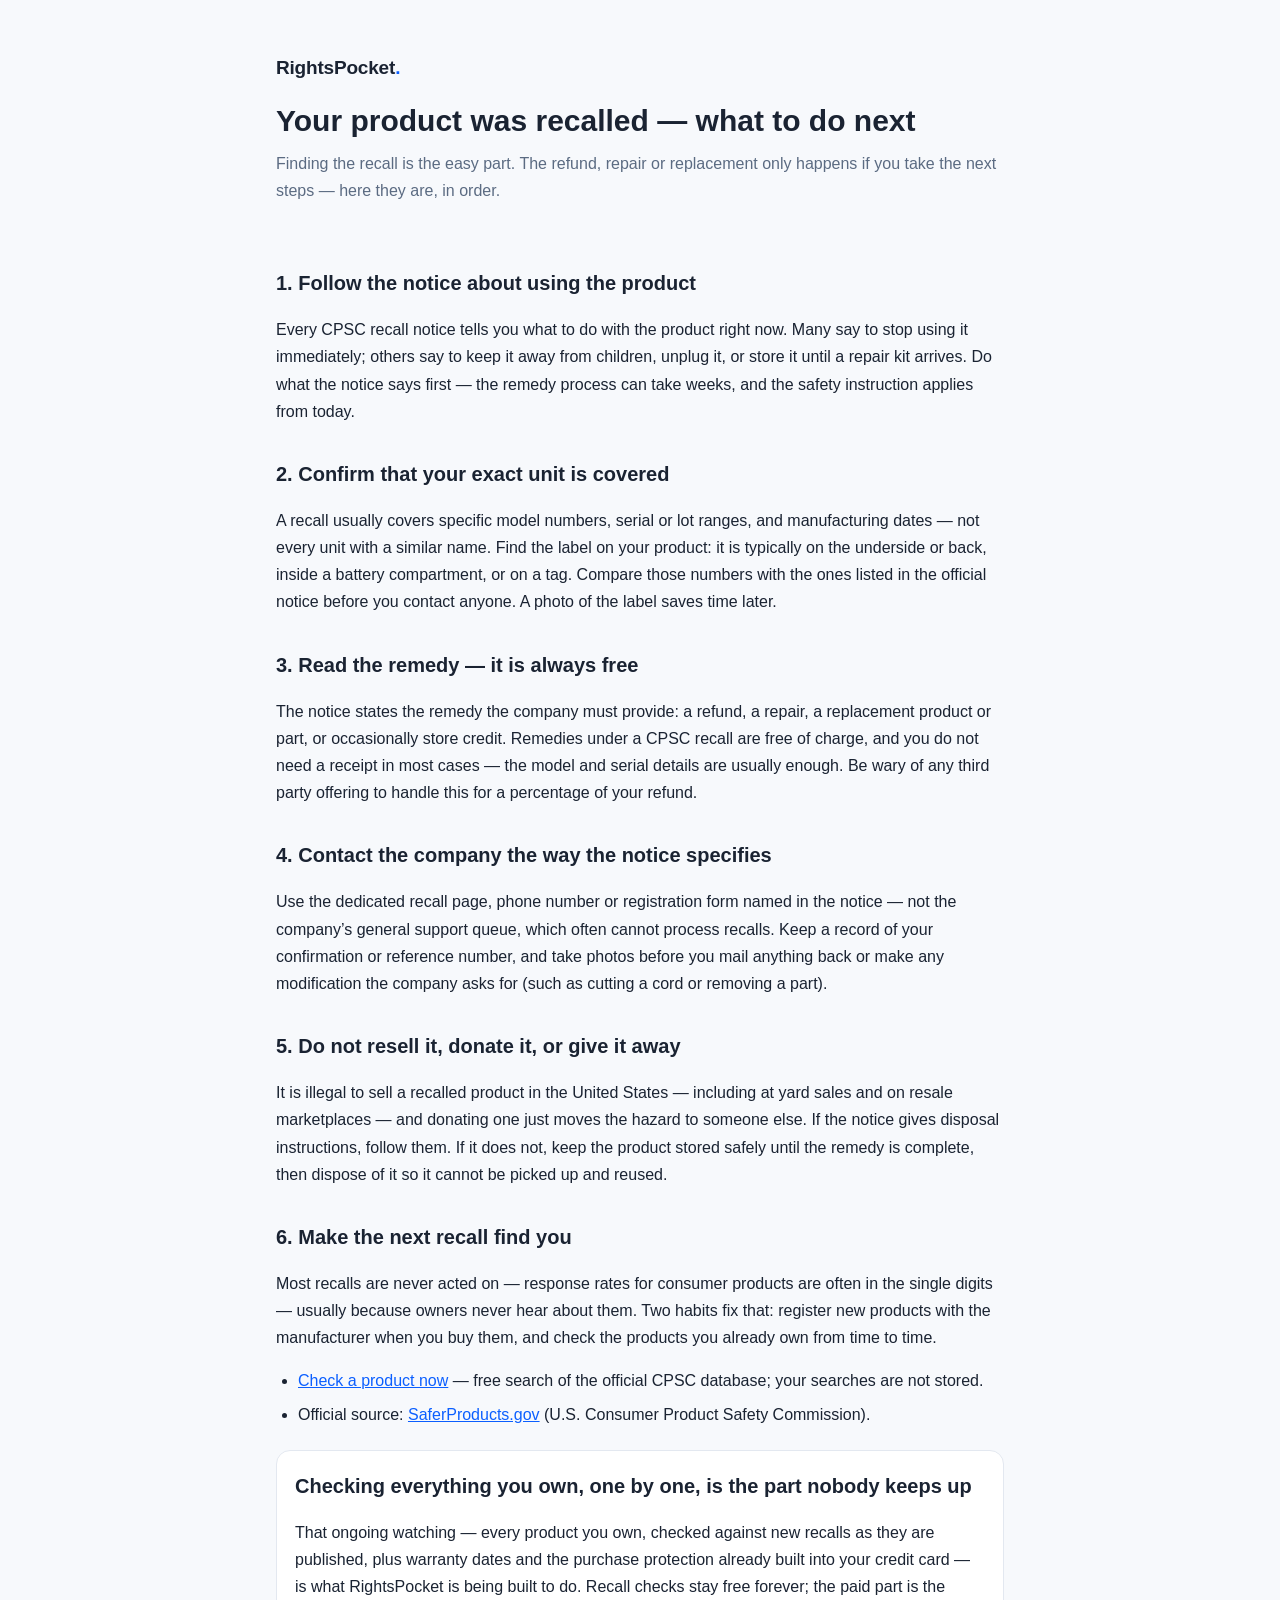
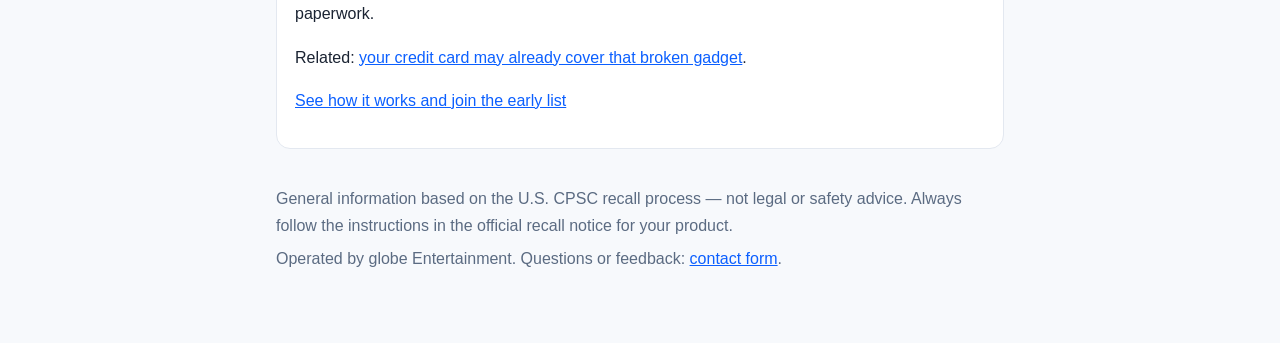
<file: recalled-product-what-to-do.html>
<!DOCTYPE html>
<html lang="en">
<head>
<meta charset="UTF-8">
<meta name="viewport" content="width=device-width, initial-scale=1.0">
<title>Your product was recalled — what to do next | RightsPocket</title>
<meta name="description" content="Step by step: what to do when a product you own is recalled — confirm your exact unit, read the remedy on the official CPSC notice, contact the company, and dispose of it the right way.">
<link rel="icon" href="data:image/svg+xml,%3Csvg xmlns='http://www.w3.org/2000/svg' viewBox='0 0 64 64'%3E%3Crect width='64' height='64' rx='14' fill='%230b5fff'/%3E%3Ctext x='32' y='43' font-size='34' font-family='Arial' font-weight='bold' fill='white' text-anchor='middle'%3ER%3C/text%3E%3C/svg%3E">
<meta property="og:type" content="article">
<meta property="og:title" content="Your product was recalled — what to do next">
<meta property="og:description" content="The six steps between finding a recall and getting your refund, repair or replacement — based on the official CPSC process.">
<meta property="og:image" content="https://rightspocket.globe-ent.com/og.png">
<meta name="twitter:card" content="summary_large_image">
<meta property="og:url" content="https://rightspocket.globe-ent.com/recalled-product-what-to-do.html">
<link rel="canonical" href="https://rightspocket.globe-ent.com/recalled-product-what-to-do.html">
<script type="application/ld+json">
{"@context":"https://schema.org","@type":"Article","headline":"Your product was recalled — what to do next","url":"https://rightspocket.globe-ent.com/recalled-product-what-to-do.html","author":{"@type":"Organization","name":"globe Entertainment"},"publisher":{"@type":"Organization","name":"globe Entertainment"},"description":"Step by step: what to do when a product you own is recalled — confirm your exact unit, read the remedy on the official CPSC notice, contact the company, and dispose of it the right way."}
</script>
<link rel="stylesheet" href="/styles.css">
</head>
<body class="page-guide">
<div class="wrap">
  <header>
    <div class="brandline"><a href="/">RightsPocket<span>.</span></a></div>
    <h1>Your product was recalled — what to do next</h1>
    <p class="sub">Finding the recall is the easy part. The refund, repair or replacement only happens if you take the next steps — here they are, in order.</p>
  </header>

  <h2>1. Follow the notice about using the product</h2>
  <p>Every CPSC recall notice tells you what to do with the product right now. Many say to stop using it immediately; others say to keep it away from children, unplug it, or store it until a repair kit arrives. Do what the notice says first — the remedy process can take weeks, and the safety instruction applies from today.</p>

  <h2>2. Confirm that your exact unit is covered</h2>
  <p>A recall usually covers specific model numbers, serial or lot ranges, and manufacturing dates — not every unit with a similar name. Find the label on your product: it is typically on the underside or back, inside a battery compartment, or on a tag. Compare those numbers with the ones listed in the official notice before you contact anyone. A photo of the label saves time later.</p>

  <h2>3. Read the remedy — it is always free</h2>
  <p>The notice states the remedy the company must provide: a refund, a repair, a replacement product or part, or occasionally store credit. Remedies under a CPSC recall are free of charge, and you do not need a receipt in most cases — the model and serial details are usually enough. Be wary of any third party offering to handle this for a percentage of your refund.</p>

  <h2>4. Contact the company the way the notice specifies</h2>
  <p>Use the dedicated recall page, phone number or registration form named in the notice — not the company&rsquo;s general support queue, which often cannot process recalls. Keep a record of your confirmation or reference number, and take photos before you mail anything back or make any modification the company asks for (such as cutting a cord or removing a part).</p>

  <h2>5. Do not resell it, donate it, or give it away</h2>
  <p>It is illegal to sell a recalled product in the United States — including at yard sales and on resale marketplaces — and donating one just moves the hazard to someone else. If the notice gives disposal instructions, follow them. If it does not, keep the product stored safely until the remedy is complete, then dispose of it so it cannot be picked up and reused.</p>

  <h2>6. Make the next recall find you</h2>
  <p>Most recalls are never acted on — response rates for consumer products are often in the single digits — usually because owners never hear about them. Two habits fix that: register new products with the manufacturer when you buy them, and check the products you already own from time to time.</p>
  <ul>
    <li><a href="/">Check a product now</a> — free search of the official CPSC database; your searches are not stored.</li>
    <li>Official source: <a href="https://www.saferproducts.gov" target="_blank" rel="noopener">SaferProducts.gov</a> (U.S. Consumer Product Safety Commission).</li>
  </ul>

  <div class="card">
    <h2>Checking everything you own, one by one, is the part nobody keeps up</h2>
    <p>That ongoing watching — every product you own, checked against new recalls as they are published, plus warranty dates and the purchase protection already built into your credit card — is what RightsPocket is being built to do. Recall checks stay free forever; the paid part is the paperwork.</p>
    <p>Related: <a href="/card-purchase-protection-extended-warranty.html">your credit card may already cover that broken gadget</a>.</p>
    <p><a href="/landing.html">See how it works and join the early list</a></p>
  </div>

  <footer>
    <p>General information based on the U.S. CPSC recall process — not legal or safety advice. Always follow the instructions in the official recall notice for your product.</p>
    <p>Operated by globe Entertainment. Questions or feedback: <a href="https://docs.google.com/forms/d/e/1FAIpQLScHJyENpIfyE8nkQppL0ktPhJxhTMZu63Hm-sMLJLQFuC93IA/viewform" target="_blank" rel="noopener">contact form</a>.</p>
  </footer>
</div>
</body>
</html>
</file>
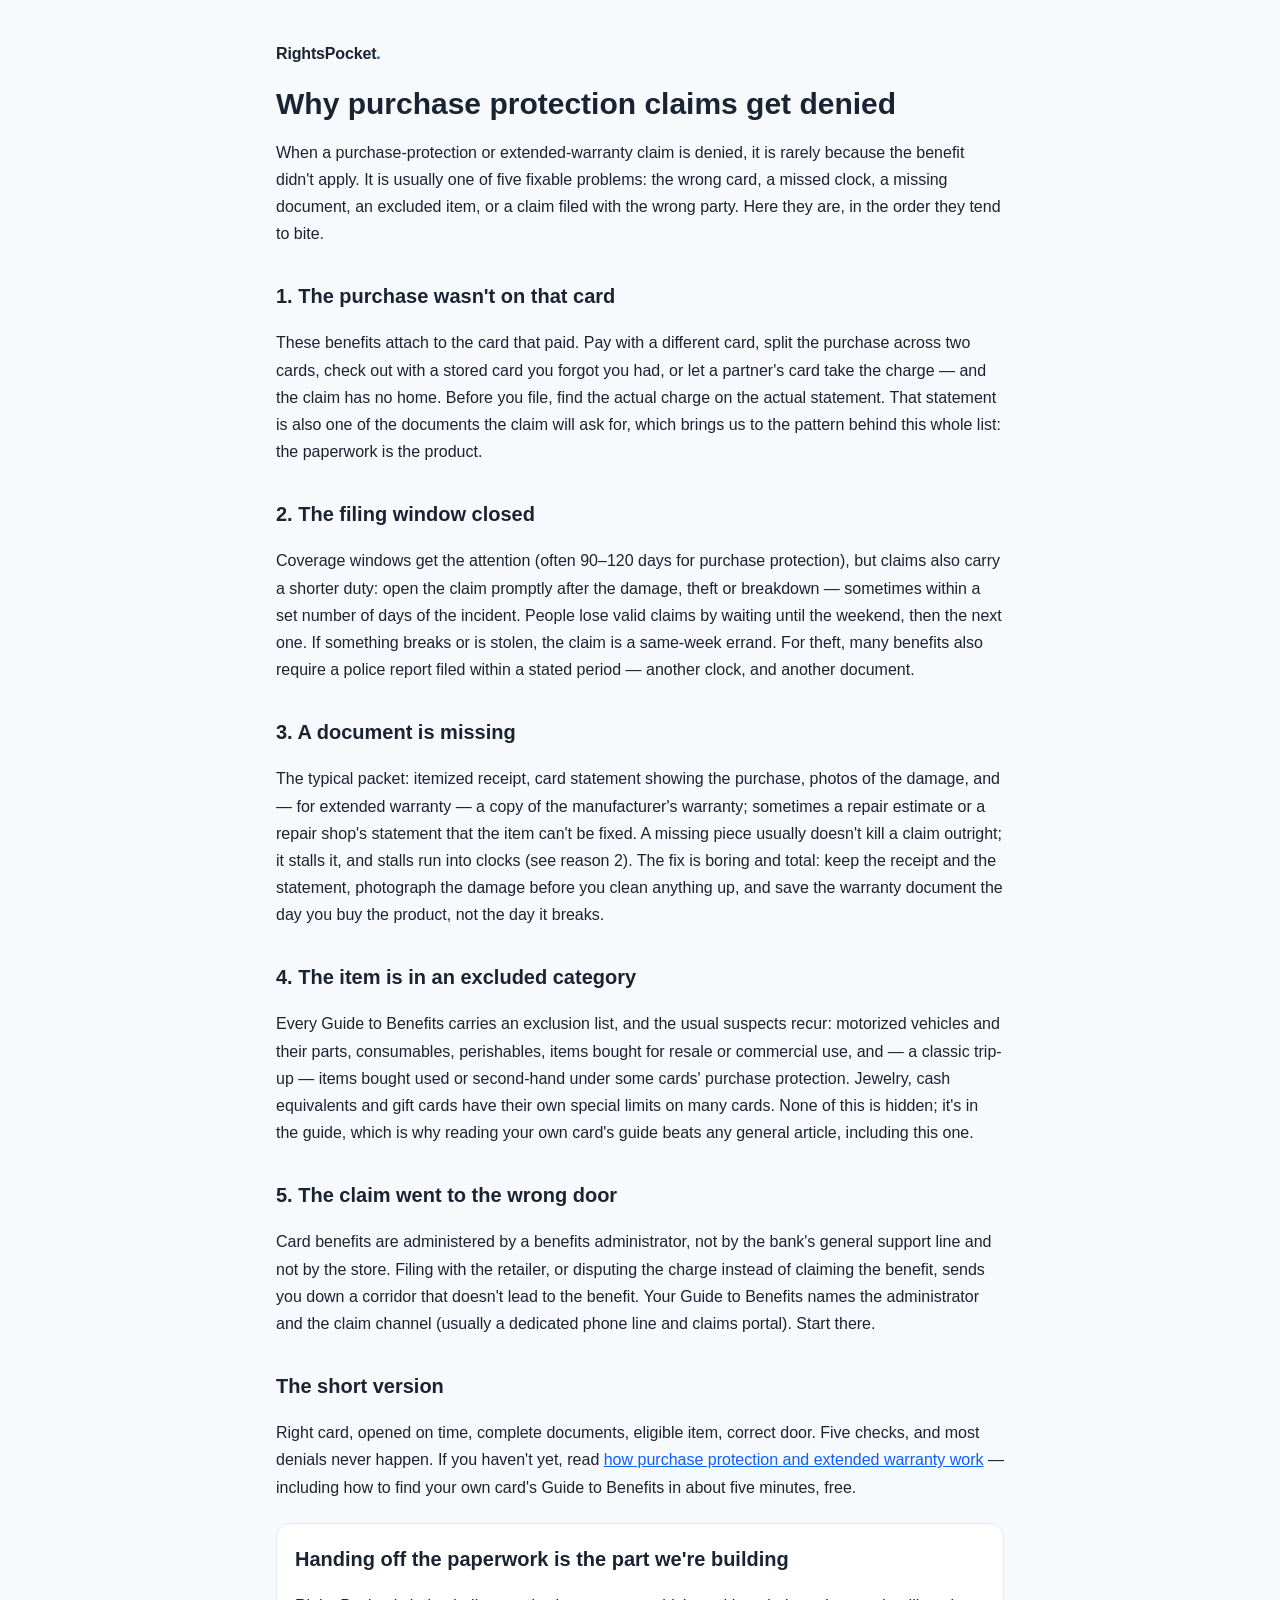
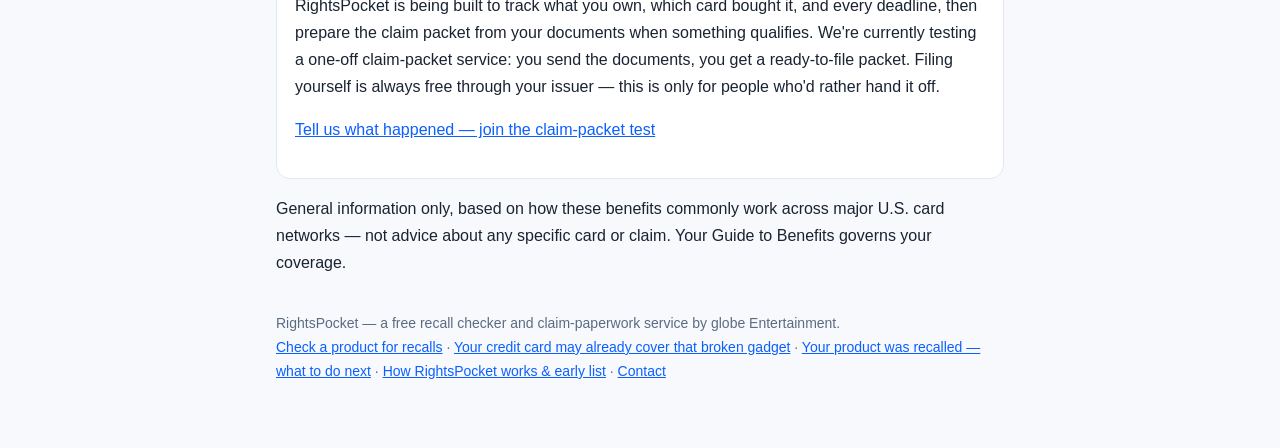
<file: why-purchase-protection-claims-get-denied.html>
<!doctype html>
<html lang="en">
<head>
<meta charset="utf-8">
<meta name="viewport" content="width=device-width, initial-scale=1">
<title>Why purchase protection claims get denied — RightsPocket</title>
<meta name="description" content="Most denied purchase-protection and extended-warranty claims don't fail on the merits — they fail on the card used, the deadline, or a missing document. The five common reasons, and how to avoid each one.">
<link rel="canonical" href="https://rightspocket.globe-ent.com/why-purchase-protection-claims-get-denied.html">
<link rel="icon" href="data:image/svg+xml,%3Csvg xmlns='http://www.w3.org/2000/svg' viewBox='0 0 64 64'%3E%3Crect width='64' height='64' rx='14' fill='%230b5fff'/%3E%3Ctext x='32' y='44' font-family='Arial,sans-serif' font-size='34' font-weight='700' fill='white' text-anchor='middle'%3ER%3C/text%3E%3C/svg%3E">
<meta property="og:type" content="article">
<meta property="og:site_name" content="RightsPocket">
<meta property="og:title" content="Why purchase protection claims get denied">
<meta property="og:description" content="Most denied claims don't fail on the merits — they fail on the card used, the deadline, or a missing document. The five common reasons, and how to avoid each one.">
<meta property="og:url" content="https://rightspocket.globe-ent.com/why-purchase-protection-claims-get-denied.html">
<meta property="og:image" content="https://rightspocket.globe-ent.com/og.png">
<meta name="twitter:card" content="summary_large_image">
<link rel="stylesheet" href="/styles.css">
</head>
<body class="page-guide">
<div class="wrap">
  <p class="brandline"><a href="index.html">RightsPocket<span class="dot">.</span></a></p>

  <h1>Why purchase protection claims get denied</h1>
  <p class="lede">When a purchase-protection or extended-warranty claim is denied, it is rarely because the benefit didn't apply. It is usually one of five fixable problems: the wrong card, a missed clock, a missing document, an excluded item, or a claim filed with the wrong party. Here they are, in the order they tend to bite.</p>

  <h2>1. The purchase wasn't on that card</h2>
  <p>These benefits attach to the card that paid. Pay with a different card, split the purchase across two cards, check out with a stored card you forgot you had, or let a partner's card take the charge — and the claim has no home. Before you file, find the actual charge on the actual statement. That statement is also one of the documents the claim will ask for, which brings us to the pattern behind this whole list: the paperwork is the product.</p>

  <h2>2. The filing window closed</h2>
  <p>Coverage windows get the attention (often 90–120 days for purchase protection), but claims also carry a shorter duty: open the claim promptly after the damage, theft or breakdown — sometimes within a set number of days of the incident. People lose valid claims by waiting until the weekend, then the next one. If something breaks or is stolen, the claim is a same-week errand. For theft, many benefits also require a police report filed within a stated period — another clock, and another document.</p>

  <h2>3. A document is missing</h2>
  <p>The typical packet: itemized receipt, card statement showing the purchase, photos of the damage, and — for extended warranty — a copy of the manufacturer's warranty; sometimes a repair estimate or a repair shop's statement that the item can't be fixed. A missing piece usually doesn't kill a claim outright; it stalls it, and stalls run into clocks (see reason 2). The fix is boring and total: keep the receipt and the statement, photograph the damage before you clean anything up, and save the warranty document the day you buy the product, not the day it breaks.</p>

  <h2>4. The item is in an excluded category</h2>
  <p>Every Guide to Benefits carries an exclusion list, and the usual suspects recur: motorized vehicles and their parts, consumables, perishables, items bought for resale or commercial use, and — a classic trip-up — items bought used or second-hand under some cards' purchase protection. Jewelry, cash equivalents and gift cards have their own special limits on many cards. None of this is hidden; it's in the guide, which is why reading your own card's guide beats any general article, including this one.</p>

  <h2>5. The claim went to the wrong door</h2>
  <p>Card benefits are administered by a benefits administrator, not by the bank's general support line and not by the store. Filing with the retailer, or disputing the charge instead of claiming the benefit, sends you down a corridor that doesn't lead to the benefit. Your Guide to Benefits names the administrator and the claim channel (usually a dedicated phone line and claims portal). Start there.</p>

  <h2>The short version</h2>
  <p>Right card, opened on time, complete documents, eligible item, correct door. Five checks, and most denials never happen. If you haven't yet, read <a href="card-purchase-protection-extended-warranty.html">how purchase protection and extended warranty work</a> — including how to find your own card's Guide to Benefits in about five minutes, free.</p>

  <div class="card">
    <h2>Handing off the paperwork is the part we're building</h2>
    <p>RightsPocket is being built to track what you own, which card bought it, and every deadline, then prepare the claim packet from your documents when something qualifies. We're currently testing a one-off claim-packet service: you send the documents, you get a ready-to-file packet. Filing yourself is always free through your issuer — this is only for people who'd rather hand it off.</p>
    <p><a href="https://docs.google.com/forms/d/e/1FAIpQLSfwLv309FetvUHGqqLSSIMZPaLuR51_P292VpjsSBbIvVEdMg/viewform" target="_blank" rel="noopener">Tell us what happened — join the claim-packet test</a></p>
  </div>

  <p class="src">General information only, based on how these benefits commonly work across major U.S. card networks — not advice about any specific card or claim. Your Guide to Benefits governs your coverage.</p>

  <footer>
    RightsPocket — a free recall checker and claim-paperwork service by globe Entertainment.<br>
    <a href="index.html">Check a product for recalls</a> · <a href="card-purchase-protection-extended-warranty.html">Your credit card may already cover that broken gadget</a> · <a href="recalled-product-what-to-do.html">Your product was recalled — what to do next</a> · <a href="landing.html">How RightsPocket works &amp; early list</a> · <a href="https://docs.google.com/forms/d/e/1FAIpQLScHJyENpIfyE8nkQppL0ktPhJxhTMZu63Hm-sMLJLQFuC93IA/viewform" target="_blank" rel="noopener">Contact</a>
  </footer>
</div>
</body>
</html>
</file>
<file: styles.css>
/* RightsPocket — shared stylesheet (single source for all public pages)
   Tokens and parts are documented in ../SITE-DESIGN-RULES.md.
   Page-specific rules are scoped under body.page-* classes. */

/* ---- Tokens ---- */
:root {
  --ink:#1a2332; --muted:#5b6b82; --line:#e3e8f0; --accent:#0b5fff;
  --warn:#b42318; --warnbg:#fef3f2; --ok:#027a48; --okbg:#ecfdf3; --card:#fff;
  --pagebg:#f7f9fc;
}

/* ---- Base ---- */
* { box-sizing:border-box; }
body { margin:0; font-family:-apple-system,BlinkMacSystemFont,"Segoe UI",Roboto,Helvetica,Arial,sans-serif; color:var(--ink); background:var(--pagebg); line-height:1.7; }
.wrap { max-width:760px; margin:0 auto; padding:24px 16px 64px; }
header { padding:28px 0 8px; }
footer { margin-top:36px; font-size:14px; color:var(--muted); }
footer p { margin:6px 0; }

/* ---- Shared parts ---- */
.brandline { font-weight:800; font-size:19px; letter-spacing:-.01em; margin-bottom:18px; }
.brandline span { color:var(--accent); }
.brandline a { color:inherit; text-decoration:none; }
.sub { color:var(--muted); font-size:16px; margin:0 0 22px; }

/* ---- Checker (page-checker) ---- */
.page-checker h1 { font-size:30px; line-height:1.2; margin:0 0 10px; }
.page-checker form.search { background:var(--card); border:1px solid var(--line); border-radius:14px; padding:18px; display:grid; gap:12px; }
.page-checker label { font-size:14px; font-weight:600; color:var(--muted); display:block; margin-bottom:6px; }
.page-checker input[type=text] { width:100%; padding:12px 14px; font-size:16px; border:1px solid var(--line); border-radius:10px; }
.page-checker input[type=text]:focus { outline:2px solid var(--accent); border-color:transparent; }
.page-checker button { background:var(--accent); color:#fff; border:0; border-radius:10px; padding:13px 18px; font-size:16px; font-weight:600; cursor:pointer; }
.page-checker button:disabled { opacity:.55; cursor:wait; }
.page-checker .privacy { font-size:14px; color:var(--muted); margin:12px 2px 0; }
.page-checker .status { margin:22px 2px 0; font-size:15px; }
.page-checker .result { background:var(--card); border:1px solid var(--line); border-radius:14px; padding:18px; margin-top:14px; display:grid; gap:10px; }
.page-checker .result.hit-high { border-color:#f3c6c0; background:var(--warnbg); }
.page-checker .result.hit-mid { border-color:#f5dfae; background:#fffcf3; }
.page-checker .result h3 { margin:0; font-size:17px; line-height:1.35; }
.page-checker .meta { font-size:14px; color:var(--muted); }
.page-checker .badge { display:inline-block; font-size:14px; font-weight:700; padding:3px 10px; border-radius:999px; margin-right:8px; vertical-align:2px; }
.page-checker .badge.high { background:var(--warn); color:#fff; }
.page-checker .badge.mid { background:#b45309; color:#fff; }
.page-checker .result img { max-width:180px; border-radius:8px; border:1px solid var(--line); }
.page-checker .field b { display:block; font-size:14px; letter-spacing:.04em; text-transform:uppercase; color:var(--muted); margin-bottom:2px; }
.page-checker .field p { margin:0; font-size:15px; }
.page-checker a.official { font-weight:600; }
.page-checker .clear { background:var(--okbg); border:1px solid #a6e9c5; border-radius:14px; padding:16px 18px; margin-top:22px; }
.page-checker .clear b { color:var(--ok); }
.page-checker .cta { background:var(--ink); color:#fff; border-radius:14px; padding:22px; margin-top:30px; }
.page-checker .cta h2 { margin:0 0 8px; font-size:20px; }
.page-checker .cta p { margin:0 0 14px; color:#cdd7e5; font-size:15px; }
.page-checker .cta a { display:inline-block; background:#fff; color:var(--ink); font-weight:700; text-decoration:none; padding:11px 18px; border-radius:10px; }

/* ---- Landing (page-landing) ---- */
.page-landing .wrap { max-width:860px; padding-bottom:72px; }
.page-landing .brand { font-weight:800; font-size:19px; letter-spacing:-.01em; padding:10px 0 0; }
.page-landing .brand span { color:var(--accent); }
.page-landing .hero { padding:34px 0 10px; }
.page-landing h1 { font-size:36px; line-height:1.18; margin:0 0 14px; letter-spacing:-.015em; }
.page-landing .lede { font-size:18px; color:var(--muted); margin:0 0 24px; max-width:640px; }
.page-landing form.lead { display:flex; gap:10px; flex-wrap:wrap; max-width:560px; }
.page-landing form.lead input[type=email] { flex:1 1 260px; padding:13px 14px; font-size:16px; border:1px solid var(--line); border-radius:10px; }
.page-landing form.lead button { background:var(--accent); color:#fff; border:0; border-radius:10px; padding:13px 20px; font-size:16px; font-weight:600; cursor:pointer; }
.page-landing .fine { font-size:14px; color:var(--muted); margin-top:10px; }
.page-landing .done { background:var(--okbg); border:1px solid #a6e9c5; border-radius:14px; padding:14px 16px; max-width:560px; display:none; }
.page-landing .stats { display:grid; grid-template-columns:repeat(3,1fr); gap:12px; margin:36px 0 6px; }
.page-landing .stat { background:var(--card); border:1px solid var(--line); border-radius:14px; padding:16px; }
.page-landing .stat b { display:block; font-size:24px; letter-spacing:-.01em; }
.page-landing .stat span { font-size:14px; color:var(--muted); }
.page-landing section { margin-top:44px; }
.page-landing h2 { font-size:24px; margin:0 0 14px; letter-spacing:-.01em; }
.page-landing .cols { display:grid; grid-template-columns:repeat(3,1fr); gap:12px; }
.page-landing .col { background:var(--card); border:1px solid var(--line); border-radius:14px; padding:18px; }
.page-landing .col h3 { margin:0 0 8px; font-size:16.5px; }
.page-landing .col p { margin:0; font-size:14.5px; color:var(--muted); }
.page-landing .steps { counter-reset:step; display:grid; gap:10px; }
.page-landing .step { background:var(--card); border:1px solid var(--line); border-radius:14px; padding:16px 18px; display:flex; gap:14px; }
.page-landing .step .n { counter-increment:step; background:var(--ink); color:#fff; width:28px; height:28px; min-width:28px; border-radius:50%; display:flex; align-items:center; justify-content:center; font-weight:700; font-size:14px; margin-top:2px; }
.page-landing .step p { margin:0; font-size:15px; }
.page-landing .step b { display:block; }
.page-landing .honest { background:#fff8e6; border:1px solid #f0dfa8; border-radius:14px; padding:18px; font-size:15px; }
.page-landing .plans { display:grid; grid-template-columns:1fr 1fr; gap:12px; }
.page-landing .plan { background:var(--card); border:1px solid var(--line); border-radius:14px; padding:22px; }
.page-landing .plan.pro { border-color:var(--accent); border-width:2px; }
.page-landing .plan h3 { margin:0 0 4px; font-size:18px; }
.page-landing .price { font-size:32px; font-weight:800; letter-spacing:-.02em; }
.page-landing .price small { font-size:14px; color:var(--muted); font-weight:500; }
.page-landing .plan ul { margin:14px 0 0; padding-left:18px; font-size:14.5px; }
.page-landing .plan li { margin:6px 0; }
.page-landing table.scope { width:100%; border-collapse:collapse; background:var(--card); border:1px solid var(--line); border-radius:14px; overflow:hidden; font-size:14.5px; }
.page-landing table.scope th, .page-landing table.scope td { padding:11px 14px; border-top:1px solid var(--line); text-align:left; }
.page-landing table.scope thead th { border-top:0; background:#eef3fb; font-size:14px; letter-spacing:.03em; text-transform:uppercase; color:var(--muted); }
.page-landing table.scope td.c, .page-landing table.scope th.c { text-align:center; width:110px; }
.page-landing details { background:var(--card); border:1px solid var(--line); border-radius:14px; padding:14px 18px; margin-top:10px; }
.page-landing summary { font-weight:600; cursor:pointer; }
.page-landing details p { margin:10px 0 2px; font-size:14.5px; color:var(--muted); }
.page-landing footer { margin-top:48px; }
@media (max-width:640px){ .page-landing .stats,.page-landing .cols,.page-landing .plans{grid-template-columns:1fr;} .page-landing h1{font-size:29px;} }

/* ---- Guide article (page-guide) ---- */
.page-guide h1 { font-size:30px; line-height:1.25; margin:0 0 10px; }
.page-guide h2 { font-size:20px; margin:32px 0 8px; }
.page-guide p, .page-guide li { font-size:16px; }
.page-guide ol, .page-guide ul { padding-left:22px; }
.page-guide li { margin-bottom:6px; }
.page-guide .card { background:var(--card); border:1px solid var(--line); border-radius:14px; padding:18px; margin-top:22px; }
.page-guide .card h2 { margin-top:0; }
.page-guide a { color:var(--accent); }

/* ---- 404 (page-404) ---- */
.page-404 .wrap { max-width:640px; padding:64px 20px; text-align:center; }
.page-404 h1 { font-size:1.8rem; margin-bottom:12px; }
.page-404 p { color:var(--muted); }
.page-404 a.btn { display:inline-block; margin-top:20px; padding:12px 22px; background:var(--accent); color:#fff; border-radius:10px; text-decoration:none; font-weight:600; }

/* Design review fixes (2026-11-10) */
/* Guide: the brandline link must stay ink like other pages (the guide's content-link rule was overriding it). */
.page-guide .brandline a { color:inherit; }
/* Landing scope table on small screens: tighter cells so feature text wraps less. */
@media (max-width:640px){
  .page-landing table.scope th, .page-landing table.scope td { padding:8px 10px; }
  .page-landing table.scope { font-size:14px; }
  .page-landing table.scope td.c, .page-landing table.scope th.c { width:64px; }
}

/* Checker v2 layout (Revolut-style structure, existing tokens) — 2026-11-14 */
.page-checker .topbar { display:flex; align-items:center; gap:10px; }
.page-checker .topbar .mark { width:34px; height:34px; border-radius:10px; background:var(--accent); color:#fff; font-weight:800; font-size:19px; display:flex; align-items:center; justify-content:center; }
.page-checker .topbar .brandline { margin:0; }
.page-checker .freepill { margin-left:auto; font-size:12.5px; font-weight:700; color:var(--ok); background:var(--okbg); padding:6px 11px; border-radius:999px; }
.page-checker .steps { display:flex; gap:6px; margin:18px 2px 4px; font-size:12.5px; color:var(--muted); font-weight:600; }
.page-checker .steps b { color:var(--ink); font-weight:700; }
.page-checker .verdict { background:var(--card); border:1px solid var(--line); border-radius:22px; padding:24px 22px 22px; margin-top:10px; box-shadow:0 1px 2px rgba(26,35,50,.05), 0 10px 28px rgba(26,35,50,.07); }
.page-checker .badges { display:flex; gap:8px; flex-wrap:wrap; margin-bottom:16px; }
.page-checker .badge.found { background:var(--warn); color:#fff; letter-spacing:.3px; }
.page-checker .badge.found.mid { background:#b45309; }
.page-checker .badge.strong { background:#e3edff; color:var(--accent-dark); }
.page-checker .badge.freer { background:var(--okbg); color:var(--ok); }
.page-checker .bignum { font-size:56px; line-height:1; font-weight:800; letter-spacing:-1.5px; color:var(--ink); }
.page-checker .bignum small { font-size:20px; font-weight:700; letter-spacing:0; color:var(--muted); margin-left:8px; }
.page-checker .vtitle { font-size:19px; font-weight:700; margin-top:12px; line-height:1.35; }
.page-checker .vhazard { color:var(--muted); font-size:15px; line-height:1.55; margin-top:6px; }
.page-checker .details { background:var(--card); border:1px solid var(--line); border-radius:22px; padding:8px 22px; margin-top:14px; box-shadow:0 1px 2px rgba(26,35,50,.05), 0 10px 28px rgba(26,35,50,.07); }
.page-checker .drow { display:flex; gap:14px; padding:15px 0; border-bottom:1px solid var(--line); }
.page-checker .drow:last-child { border-bottom:none; }
.page-checker .drow .dk { flex:0 0 104px; font-size:12px; font-weight:800; letter-spacing:.6px; color:var(--muted); padding-top:3px; text-transform:uppercase; }
.page-checker .drow .dv { font-size:15px; line-height:1.55; font-weight:600; }
.page-checker .drow .dv span { display:block; color:var(--muted); font-weight:500; font-size:13.5px; margin-top:2px; }
.page-checker .primary { display:block; text-align:center; background:var(--accent); color:#fff; font-size:16.5px; font-weight:700; padding:16px; border-radius:16px; text-decoration:none; margin-top:20px; }
.page-checker .primary:hover { background:var(--accent-dark); }
.page-checker .secondarybtn { display:block; text-align:center; background:var(--card); color:var(--ink); border:1px solid var(--line); font-size:15.5px; font-weight:600; padding:15px; border-radius:16px; text-decoration:none; margin-top:10px; }
.page-checker .freepaid { background:var(--card); border:1px solid var(--line); border-radius:16px; padding:16px 18px; margin-top:22px; }
.page-checker .freepaid .freepaid-t { font-size:12px; font-weight:800; letter-spacing:.6px; color:var(--muted); text-transform:uppercase; margin-bottom:7px; }
.page-checker .freepaid p { font-size:13.5px; line-height:1.6; color:#3d4b61; }
</file>
